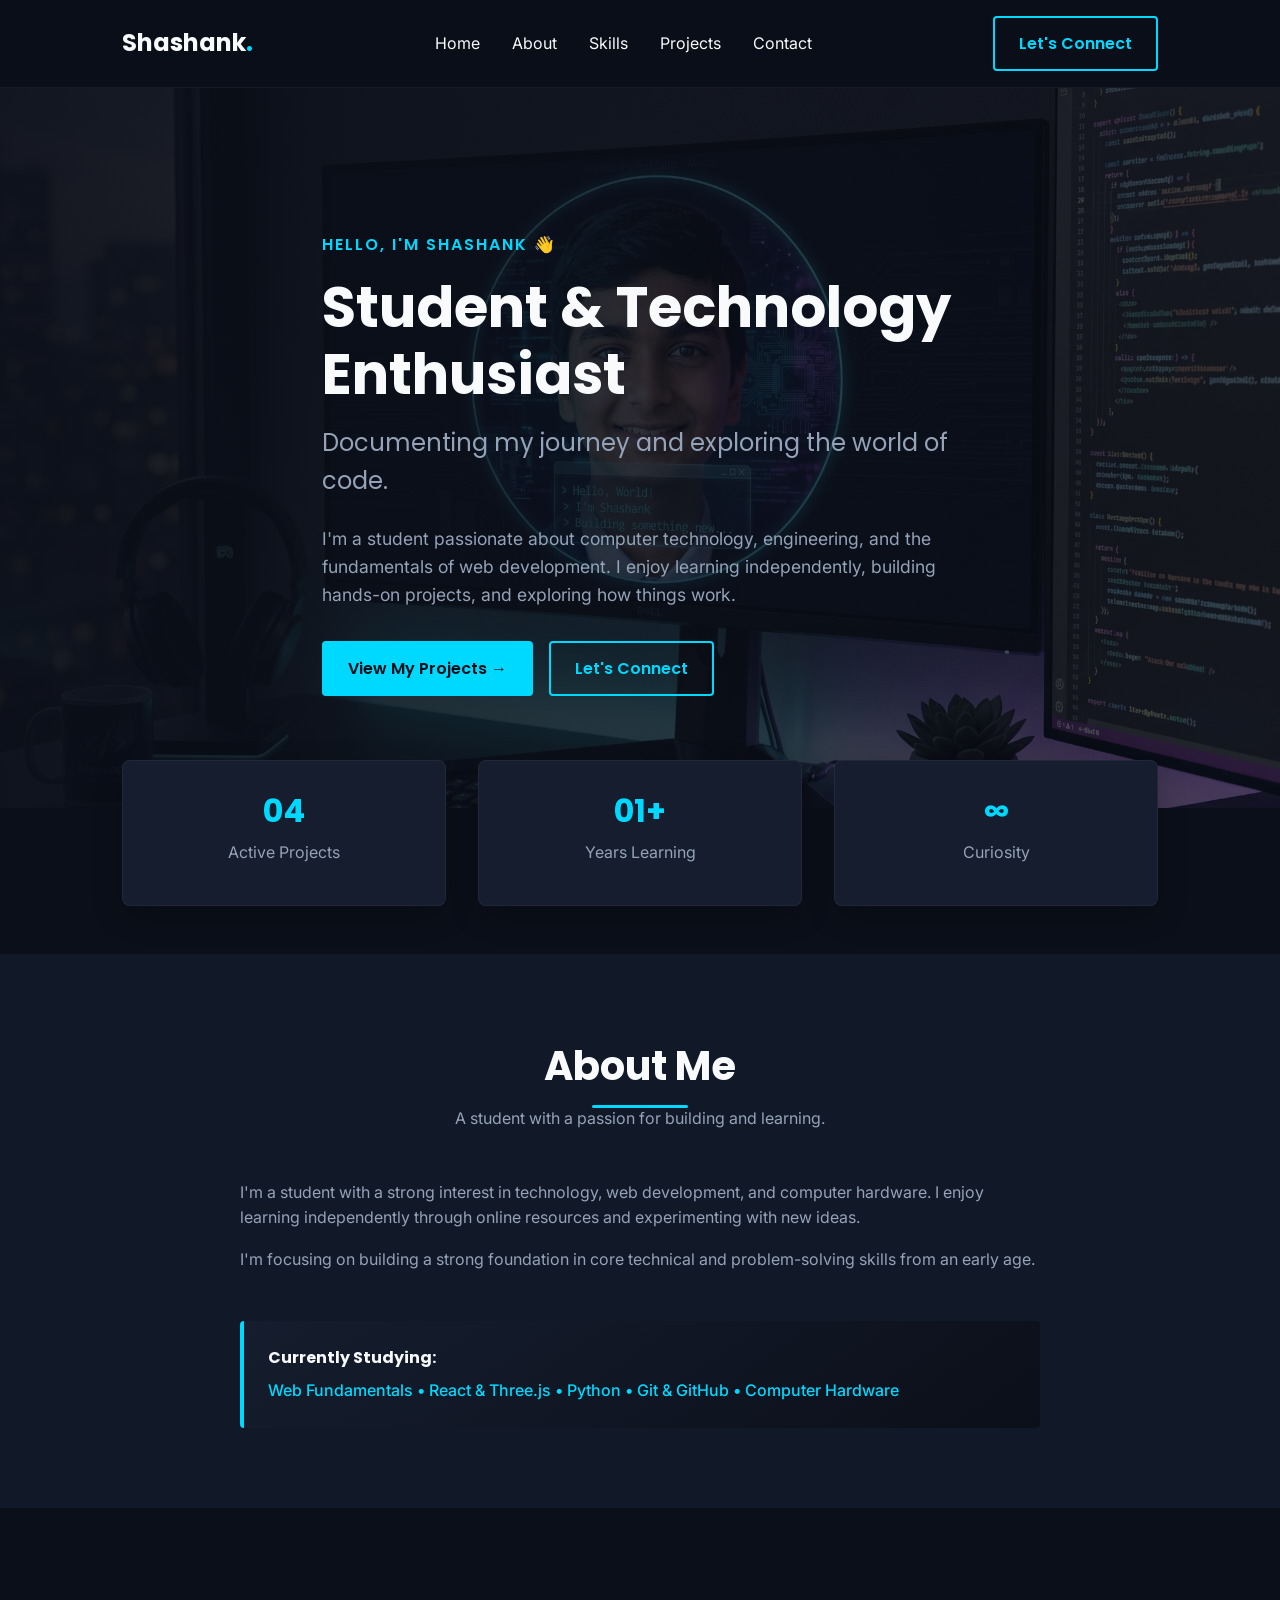
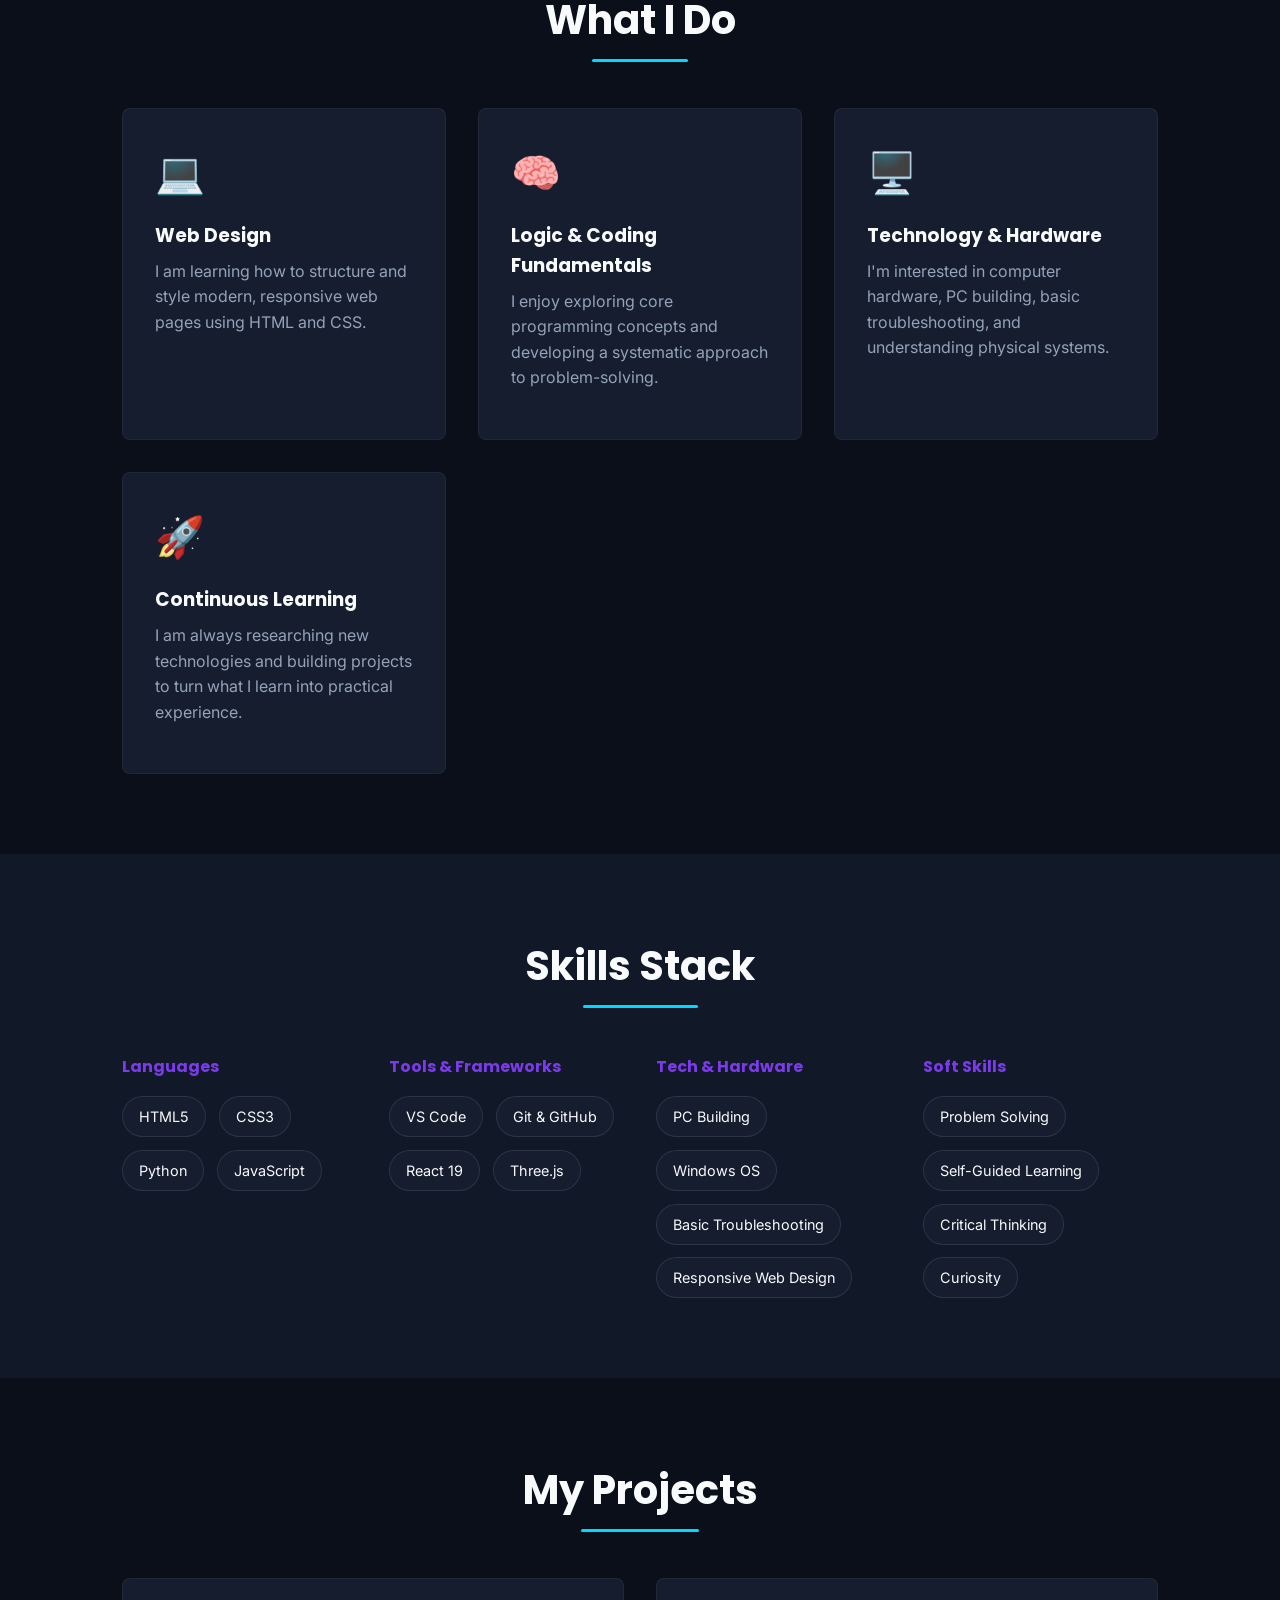
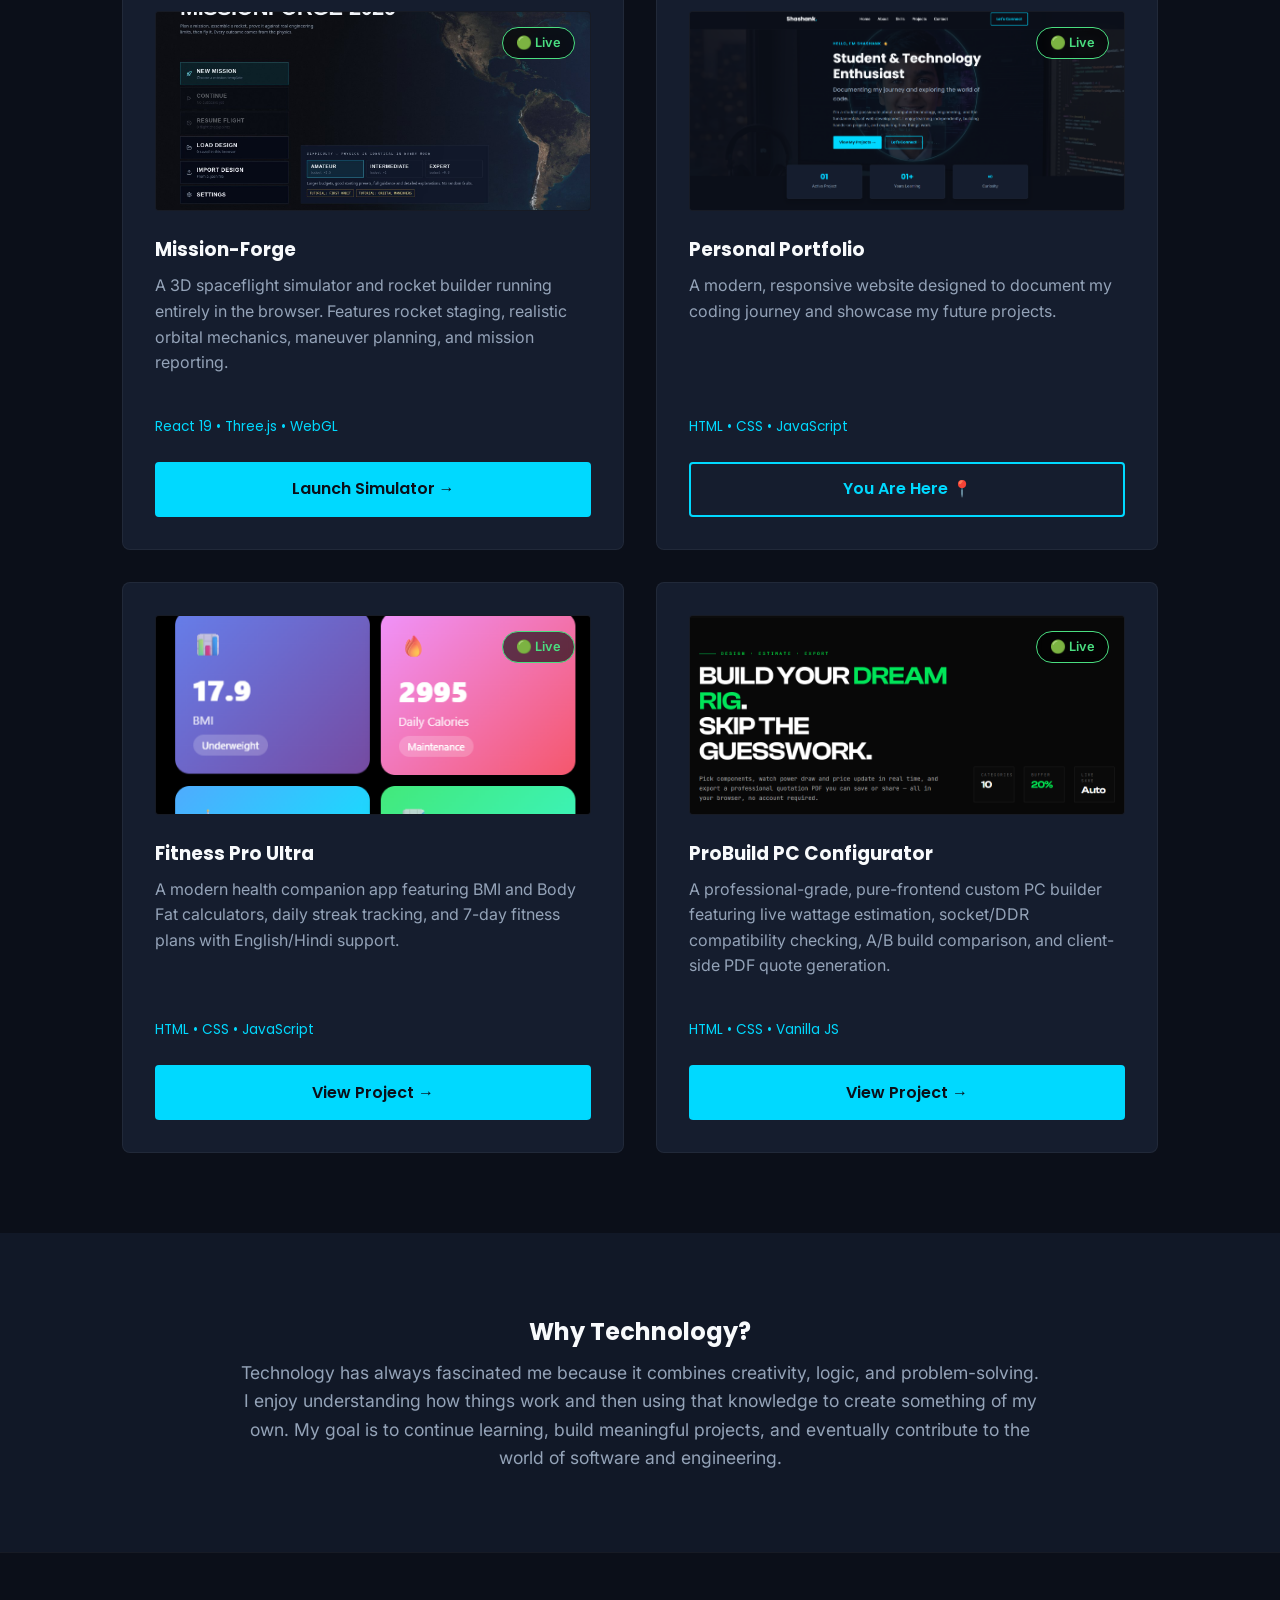
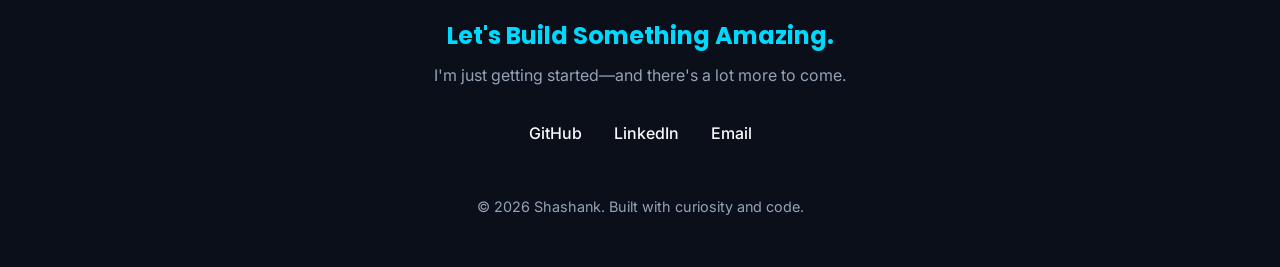
<file: index.html>
<!DOCTYPE html>
<html lang="en">
<head>
    
    <meta charset="UTF-8">
    <meta name="viewport" content="width=device-width, initial-scale=1.0">
    <title>Shashank's Portfolio</title>
    
    <link rel="stylesheet" href="style.css">
    <!-- Google Fonts -->
    <link rel="preconnect" href="https://fonts.googleapis.com">
    <link rel="preconnect" href="https://fonts.gstatic.com" crossorigin>
    <link href="https://fonts.googleapis.com/css2?family=Inter:wght@300;400;500;600&family=Poppins:wght@500;600;700&display=swap" rel="stylesheet">
</head>
<body>

    <!-- 1️⃣ Navigation Bar -->
    <nav class="navbar">
        <div class="nav-container">
            <a href="#home" class="logo">Shashank<span class="accent-dot">.</span></a>
            
            <ul class="nav-links">
                <li><a href="#home">Home</a></li>
                <li><a href="#about">About</a></li>
                <li><a href="#skills">Skills</a></li>
                <li><a href="#projects">Projects</a></li>
                <li><a href="#contact">Contact</a></li>
            </ul>
            
            <div class="nav-right">
                <a href="#contact" class="btn btn-outline nav-btn">Let's Connect</a>
                <!-- Hamburger Menu Button -->
                <button class="hamburger" aria-label="Toggle menu">
                    <span></span>
                    <span></span>
                    <span></span>
                </button>
            </div>
        </div>
    </nav>

    <!-- 2️⃣ Hero Section -->
    <header id="home" class="hero">
        <div class="hero-overlay"></div>
        <div class="hero-content container reveal">
            <p class="eyebrow">HELLO, I'M SHASHANK 👋</p>
            <h1>Student & Technology Enthusiast</h1>
            <h2>Documenting my journey and exploring the world of code.</h2>
            <p class="description">I'm a student passionate about computer technology, engineering, and the fundamentals of web development. I enjoy learning independently, building hands-on projects, and exploring how things work.</p>
            <div class="hero-buttons">
                <a href="#projects" class="btn btn-primary">View My Projects &rarr;</a>
                <a href="#contact" class="btn btn-outline">Let's Connect</a>
            </div>
        </div>
    </header>

    <!-- 3️⃣ Quick Stats Bar -->
    <section class="stats container reveal">
        <div class="stat-card">
            <h3>04</h3>
            <p>Active Projects</p>
        </div>
        <div class="stat-card">
            <h3>01+</h3>
            <p>Years Learning</p>
        </div>
        <div class="stat-card">
            <h3>&infin;</h3>
            <p>Curiosity</p>
        </div>
    </section>

    <!-- 4️⃣ About Me -->
    <section id="about" class="about section-alt reveal">
        <div class="container">
            <div class="section-header">
                <h2>About Me</h2>
                <p class="subheading">A student with a passion for building and learning.</p>
            </div>
            <div class="about-content">
                <div class="about-text">
                    <p>I'm a student with a strong interest in technology, web development, and computer hardware. I enjoy learning independently through online resources and experimenting with new ideas.</p>
                    <p>I'm focusing on building a strong foundation in core technical and problem-solving skills from an early age.</p>
                </div>
                <div class="highlight-box">
                    <h4>Currently Studying:</h4>
                    <p>Web Fundamentals &bull; React & Three.js &bull; Python &bull; Git & GitHub &bull; Computer Hardware</p>
                </div>
            </div>
        </div>
    </section>

    <!-- 5️⃣ What I Do -->
    <section id="what-i-do" class="what-i-do reveal">
        <div class="container">
            <div class="section-header">
                <h2>What I Do</h2>
            </div>
            <div class="grid-4">
                <div class="card">
                    <div class="icon"><span role="img" aria-label="Computer">💻</span></div>
                    <h3>Web Design</h3>
                    <p>I am learning how to structure and style modern, responsive web pages using HTML and CSS.</p>
                </div>
                <div class="card">
                    <div class="icon"><span role="img" aria-label="Brain">🧠</span></div>
                    <h3>Logic & Coding Fundamentals</h3>
                    <p>I enjoy exploring core programming concepts and developing a systematic approach to problem-solving.</p>
                </div>
                <div class="card">
                    <div class="icon"><span role="img" aria-label="Desktop">🖥️</span></div>
                    <h3>Technology & Hardware</h3>
                    <p>I'm interested in computer hardware, PC building, basic troubleshooting, and understanding physical systems.</p>
                </div>
                <div class="card">
                    <div class="icon"><span role="img" aria-label="Rocket">🚀</span></div>
                    <h3>Continuous Learning</h3>
                    <p>I am always researching new technologies and building projects to turn what I learn into practical experience.</p>
                </div>
            </div>
        </div>
    </section>

    <!-- 6️⃣ Skills Stack -->
    <section id="skills" class="skills section-alt reveal">
        <div class="container">
            <div class="section-header">
                <h2>Skills Stack</h2>
            </div>
            <div class="skills-wrapper">
                <div class="skill-category">
                    <h4>Languages</h4>
                    <div class="pill-container">
                        <span class="pill">HTML5</span>
                        <span class="pill">CSS3</span>
                        <span class="pill">Python</span> 
                        <span class="pill">JavaScript</span>
                    </div>
                </div>
                <div class="skill-category">
                    <h4>Tools & Frameworks</h4>
                    <div class="pill-container">
                        <span class="pill">VS Code</span>
                        <span class="pill">Git & GitHub</span>
                        <span class="pill">React 19</span>
                        <span class="pill">Three.js</span>
                    </div>
                </div>
                <div class="skill-category">
                    <h4>Tech & Hardware</h4>
                    <div class="pill-container">
                        <span class="pill">PC Building</span>
                        <span class="pill">Windows OS</span>
                        <span class="pill">Basic Troubleshooting</span>
                        <span class="pill">Responsive Web Design</span>
                    </div>
                </div>
                <div class="skill-category">
                    <h4>Soft Skills</h4>
                    <div class="pill-container">
                        <span class="pill">Problem Solving</span>
                        <span class="pill">Self-Guided Learning</span>
                        <span class="pill">Critical Thinking</span>
                        <span class="pill">Curiosity</span>
                    </div>
                </div>
            </div>
        </div>
    </section>

    <!-- 7️⃣ Project Roadmap -->
    <section id="projects" class="projects reveal">
        <div class="container">
            <div class="section-header">
                <h2>My Projects</h2>
            </div>
            
            <!-- Note: Using the same grid class, CSS Grid will automatically handle the 4th card to make a 2x2 grid -->
            <div class="grid-2">
                
                <!-- Project 1: Mission-Forge (NEW) -->
                <div class="card project-card">
                    <div class="project-image">
                        <img src="mission-forge-menu.jpg" alt="Screenshot of Mission-Forge 3D Space Flight Simulator">
                    </div>
                    <div class="status-badge live">🟢 Live</div>
                    <h3>Mission-Forge</h3>
                    <p>A 3D spaceflight simulator and rocket builder running entirely in the browser. Features rocket staging, realistic orbital mechanics, maneuver planning, and mission reporting.</p>
                    <div class="tech-stack" style="margin-top: auto; padding-bottom: 1.5rem;">React 19 &bull; Three.js &bull; WebGL</div>
                    <a href="https://mission-forge.pandeyshashankai.workers.dev/" target="_blank" rel="noopener noreferrer" class="btn btn-primary" style="display: block; text-align: center;">Launch Simulator &rarr;</a>
                </div>

                <!-- Project 2: Personal Portfolio -->
                <div class="card project-card">
                    <div class="project-image">
                        <img src="project1.png" alt="Screenshot of Personal Portfolio Homepage">
                    </div>
                    <div class="status-badge live">🟢 Live</div>
                    <h3>Personal Portfolio</h3>
                    <p>A modern, responsive website designed to document my coding journey and showcase my future projects.</p>
                    <div class="tech-stack" style="margin-top: auto; padding-bottom: 1.5rem;">HTML &bull; CSS &bull; JavaScript</div>
                    <a href="#home" class="btn btn-outline" style="display: block; text-align: center;">You Are Here 📍</a>
                </div>

                <!-- Project 3: Fitness Pro Ultra -->
                <div class="card project-card">
                    <div class="project-image">
                         <img src="fitness-screenshot.png" alt="Screenshot of Fitness Pro Ultra">
                    </div>
                    <div class="status-badge live">🟢 Live</div>
                    <h3>Fitness Pro Ultra</h3>
                    <p>A modern health companion app featuring BMI and Body Fat calculators, daily streak tracking, and 7-day fitness plans with English/Hindi support.</p>
                    <div class="tech-stack" style="margin-top: auto; padding-bottom: 1.5rem;">HTML &bull; CSS &bull; JavaScript</div>
                    <a href="https://pandeyshashankai.github.io/fitness-pro-ultra/" target="_blank" rel="noopener noreferrer" class="btn btn-primary" style="display: block; text-align: center;">View Project &rarr;</a>
                </div>

                <!-- Project 4: ProBuild Custom PC Configurator -->
                <div class="card project-card">
                    <div class="project-image">
                         <img src="project2.png" alt="Screenshot of ProBuild Custom PC Configurator">
                    </div>
                    <div class="status-badge live">🟢 Live</div>
                    <h3>ProBuild PC Configurator</h3>
                    <p>A professional-grade, pure-frontend custom PC builder featuring live wattage estimation, socket/DDR compatibility checking, A/B build comparison, and client-side PDF quote generation.</p>
                    <div class="tech-stack" style="margin-top: auto; padding-bottom: 1.5rem;">HTML &bull; CSS &bull; Vanilla JS</div>
                    <a href="https://pandeyshashankai.github.io/probuild/" target="_blank" rel="noopener noreferrer" class="btn btn-primary" style="display: block; text-align: center;">View Project &rarr;</a>
                </div>

            </div>
        </div>
    </section>

    <!-- 8️⃣ Why Technology? -->
    <section id="why-tech" class="why-tech section-alt reveal">
        <div class="container text-center">
            <h2>Why Technology?</h2>
            <p class="max-w-text">Technology has always fascinated me because it combines creativity, logic, and problem-solving. I enjoy understanding how things work and then using that knowledge to create something of my own. My goal is to continue learning, build meaningful projects, and eventually contribute to the world of software and engineering.</p>
        </div>
    </section>

    <!-- 9️⃣ Footer / Contact -->
    <footer id="contact" class="footer reveal">
        <div class="container text-center">
            <h2>Let's Build Something Amazing.</h2>
            <p>I'm just getting started—and there's a lot more to come.</p>
            
            <div class="social-links">
                <a href="https://github.com/pandeyshashankai" target="_blank" rel="noopener noreferrer">GitHub</a>
                <a href="https://www.linkedin.com/in/shashank-pandey-609750424" target="_blank" rel="noopener noreferrer">LinkedIn</a>
                <a href="mailto:pandeyshashankai@gmail.com">Email</a>
            </div>
            
            <div class="copyright">
                <p>&copy; 2026 Shashank. Built with curiosity and code.</p>
            </div>
        </div>
    </footer>

    <!-- JavaScript for Interactions -->
    <script>
        // 1. Mobile Hamburger Menu Toggle
        const hamburger = document.querySelector('.hamburger');
        const navLinks = document.querySelector('.nav-links');
        const navLinksItems = document.querySelectorAll('.nav-links a');

        hamburger.addEventListener('click', () => {
            hamburger.classList.toggle('active');
            navLinks.classList.toggle('active');
        });

        // Close mobile menu when a link is clicked
        navLinksItems.forEach(item => {
            item.addEventListener('click', () => {
                hamburger.classList.remove('active');
                navLinks.classList.remove('active');
            });
        });

        // 2. Scroll Reveal Animations (Intersection Observer)
        const reveals = document.querySelectorAll('.reveal');
        
        const revealOptions = {
            threshold: 0.15,
            rootMargin: "0px 0px -50px 0px" 
        };

        const revealOnScroll = new IntersectionObserver(function(entries, observer) {
            entries.forEach(entry => {
                if (!entry.isIntersecting) {
                    return;
                } else {
                    entry.target.classList.add('active');
                    observer.unobserve(entry.target);
                }
            });
        }, revealOptions);

        reveals.forEach(reveal => {
            revealOnScroll.observe(reveal);
        });
    </script>
</body>
</html>
</file>
<file: style.css>
/* 🎨 1. Global Design System (CSS Variables) */
:root {
    --bg-primary: #0B0F19;
    --bg-secondary: #111827;
    --surface: #151D2E;
    --accent-primary: #00D9FF;
    --accent-secondary: #7C3AED;
    --text-main: #F8FAFC;
    --text-secondary: #94A3B8;
    
    --font-heading: 'Poppins', sans-serif;
    --font-body: 'Inter', sans-serif;
}

/* Base Styles & Reset */
* {
    margin: 0;
    padding: 0;
    box-sizing: border-box;
    scroll-behavior: smooth;
}

body {
    background-color: var(--bg-primary);
    color: var(--text-main);
    font-family: var(--font-body);
    line-height: 1.6;
    overflow-x: hidden;
}

h1, h2, h3, h4, h5, h6 {
    font-family: var(--font-heading);
    color: var(--text-main);
    margin-bottom: 0.5rem;
}

p {
    color: var(--text-secondary);
    margin-bottom: 1rem;
}

a {
    text-decoration: none;
    color: var(--text-main);
    transition: color 0.3s ease;
}

.container {
    max-width: 1100px;
    margin: 0 auto;
    padding: 0 2rem;
}

section {
    padding: 5rem 0;
}

.section-alt {
    background-color: var(--bg-secondary);
}

.section-header {
    text-align: center;
    margin-bottom: 3rem;
}

.section-header h2 {
    font-size: 2.5rem;
    position: relative;
    display: inline-block;
}

.section-header h2::after {
    content: '';
    position: absolute;
    width: 50%;
    height: 3px;
    background: var(--accent-primary);
    bottom: -10px;
    left: 25%;
    border-radius: 2px;
}

.text-center {
    text-align: center;
}

.max-w-text {
    max-width: 800px;
    margin: 0 auto;
    font-size: 1.1rem;
}

/* Animations (Scroll Reveal) */
.reveal {
    opacity: 0;
    transform: translateY(40px);
    transition: all 0.8s cubic-bezier(0.5, 0, 0, 1);
}

.reveal.active {
    opacity: 1;
    transform: translateY(0);
}

/* Buttons */
.btn {
    display: inline-block;
    padding: 0.8rem 1.5rem;
    border-radius: 4px;
    font-family: var(--font-heading);
    font-weight: 600;
    cursor: pointer;
    transition: all 0.3s ease;
}

.btn-primary {
    background-color: var(--accent-primary);
    color: var(--bg-primary);
    border: 2px solid var(--accent-primary);
}

.btn-primary:hover {
    background-color: transparent;
    color: var(--accent-primary);
    box-shadow: 0 0 15px rgba(0, 217, 255, 0.4);
}

.btn-outline {
    background-color: transparent;
    color: var(--accent-primary);
    border: 2px solid var(--accent-primary);
}

.btn-outline:hover {
    background-color: var(--accent-primary);
    color: var(--bg-primary);
    box-shadow: 0 0 15px rgba(0, 217, 255, 0.4);
}

/* 1️⃣ Navigation Bar */
.navbar {
    position: sticky;
    top: 0;
    background-color: rgba(11, 15, 25, 0.95);
    backdrop-filter: blur(10px);
    border-bottom: 1px solid rgba(255, 255, 255, 0.05);
    z-index: 1000;
    padding: 1rem 0;
}

.nav-container {
    max-width: 1100px;
    margin: 0 auto;
    padding: 0 2rem;
    display: flex;
    justify-content: space-between;
    align-items: center;
}

.logo {
    font-family: var(--font-heading);
    font-size: 1.5rem;
    font-weight: 700;
    z-index: 1001;
}

.accent-dot {
    color: var(--accent-primary);
}

.nav-links {
    list-style: none;
    display: flex;
    gap: 2rem;
}

.nav-links a:hover {
    color: var(--accent-primary);
}

.nav-right {
    display: flex;
    align-items: center;
    gap: 1.5rem;
}

/* Hamburger Icon */
.hamburger {
    display: none;
    flex-direction: column;
    gap: 5px;
    background: none;
    border: none;
    cursor: pointer;
    z-index: 1001;
}

.hamburger span {
    display: block;
    width: 25px;
    height: 3px;
    background-color: var(--text-main);
    border-radius: 2px;
    transition: all 0.3s ease-in-out;
}

.hamburger.active span:nth-child(1) {
    transform: translateY(8px) rotate(45deg);
}

.hamburger.active span:nth-child(2) {
    opacity: 0;
}

.hamburger.active span:nth-child(3) {
    transform: translateY(-8px) rotate(-45deg);
}

/* 2️⃣ Hero Section */
.hero {
    position: relative;
    padding: 8rem 0 6rem 0;
    background-image: url('Gemini_Generated_Image_9p1e469p1e469p1e.png');
    background-size: cover;
    background-position: center;
    background-attachment: fixed;
    min-height: 80vh;
    display: flex;
    align-items: center;
}

.hero-overlay {
    position: absolute;
    top: 0;
    left: 0;
    width: 100%;
    height: 100%;
    background: linear-gradient(to right, rgba(11, 15, 25, 0.95) 0%, rgba(11, 15, 25, 0.7) 100%);
    z-index: 1;
}

.hero-content {
    position: relative;
    z-index: 2;
    max-width: 700px;
}

.eyebrow {
    color: var(--accent-primary);
    font-family: var(--font-heading);
    font-weight: 600;
    letter-spacing: 2px;
    margin-bottom: 1rem;
}

.hero h1 {
    font-size: 3.5rem;
    line-height: 1.2;
    margin-bottom: 1rem;
}

.hero h2 {
    font-size: 1.5rem;
    color: var(--text-secondary);
    font-weight: 400;
    margin-bottom: 1.5rem;
}

.hero .description {
    font-size: 1.1rem;
    margin-bottom: 2rem;
}

.hero-buttons {
    display: flex;
    gap: 1rem;
}

/* 3️⃣ Quick Stats Bar */
.stats {
    display: grid;
    grid-template-columns: repeat(3, 1fr);
    gap: 2rem;
    margin-top: -3rem;
    position: relative;
    z-index: 10;
    padding-bottom: 3rem;
}

.stat-card {
    background-color: var(--surface);
    padding: 1.5rem;
    border-radius: 8px;
    text-align: center;
    border: 1px solid rgba(255, 255, 255, 0.05);
    box-shadow: 0 10px 30px rgba(0, 0, 0, 0.2);
}

.stat-card h3 {
    font-size: 2rem;
    color: var(--accent-primary);
    margin-bottom: 0.2rem;
}

/* 4️⃣ About Me */
.about-content {
    display: flex;
    flex-direction: column;
    gap: 2rem;
    max-width: 800px;
    margin: 0 auto;
}

.highlight-box {
    background: linear-gradient(145deg, var(--surface) 0%, var(--bg-primary) 100%);
    border-left: 4px solid var(--accent-primary);
    padding: 1.5rem;
    border-radius: 4px;
}

.highlight-box h4 {
    color: var(--text-main);
    margin-bottom: 0.5rem;
}

.highlight-box p {
    color: var(--accent-primary);
    font-weight: 500;
    margin-bottom: 0;
}

/* 5️⃣ What I Do (Grid Layout) */
.grid-4 {
    display: grid;
    grid-template-columns: repeat(auto-fit, minmax(240px, 1fr));
    gap: 2rem;
}

.card {
    background-color: var(--surface);
    padding: 2rem;
    border-radius: 8px;
    transition: transform 0.3s ease, border-color 0.3s ease;
    border: 1px solid rgba(255, 255, 255, 0.05);
}

.card:hover {
    transform: translateY(-5px);
    border-color: var(--accent-primary);
}

.card .icon {
    font-size: 2.5rem;
    margin-bottom: 1rem;
}

/* 6️⃣ Skills Stack */
.skills-wrapper {
    display: grid;
    grid-template-columns: repeat(auto-fit, minmax(200px, 1fr));
    gap: 2rem;
}

.skill-category h4 {
    margin-bottom: 1rem;
    color: var(--accent-secondary);
}

.pill-container {
    display: flex;
    flex-wrap: wrap;
    gap: 0.8rem;
}

.pill {
    background-color: var(--surface);
    padding: 0.5rem 1rem;
    border-radius: 50px;
    font-size: 0.9rem;
    border: 1px solid rgba(255, 255, 255, 0.1);
    transition: all 0.3s ease;
}

.pill:hover {
    border-color: var(--accent-primary);
    color: var(--accent-primary);
    box-shadow: 0 0 10px rgba(0, 217, 255, 0.2);
}

/* 7️⃣ Project Roadmap */
.grid-2 {
    display: grid;
    grid-template-columns: repeat(auto-fit, minmax(350px, 1fr));
    gap: 2rem;
}

.project-card {
    position: relative;
    display: flex;
    flex-direction: column;
}

.project-image {
    width: 100%;
    height: 200px;
    background-color: var(--bg-primary);
    border-radius: 4px;
    overflow: hidden;
    margin-bottom: 1.5rem;
    display: flex;
    align-items: center;
    justify-content: center;
    border: 1px solid rgba(255, 255, 255, 0.05);
}

.project-image img {
    width: 100%;
    height: 100%;
    object-fit: cover;
}

.status-badge {
    position: absolute;
    top: 3rem;
    right: 3rem;
    font-size: 0.8rem;
    padding: 0.3rem 0.8rem;
    border-radius: 50px;
    background: rgba(0, 0, 0, 0.6);
    backdrop-filter: blur(4px);
    font-weight: 600;
}

.status-badge.live {
    color: #4ade80;
    border: 1px solid #4ade80;
}

.status-badge.planning {
    color: #facc15;
    border: 1px solid #facc15;
}

.tech-stack {
    margin-top: auto;
    padding-top: 1.5rem;
    font-size: 0.85rem;
    color: var(--accent-primary);
    font-family: var(--font-heading);
}

/* 9️⃣ Footer */
.footer {
    background-color: var(--bg-primary);
    padding: 4rem 0 2rem;
    border-top: 1px solid rgba(255, 255, 255, 0.05);
}

.footer h2 {
    color: var(--accent-primary);
}

.social-links {
    display: flex;
    justify-content: center;
    gap: 2rem;
    margin: 2rem 0;
}

.social-links a {
    font-weight: 500;
    border-bottom: 1px solid transparent;
}

.social-links a:hover {
    color: var(--accent-primary);
    border-bottom: 1px solid var(--accent-primary);
}

.copyright {
    margin-top: 3rem;
    font-size: 0.9rem;
    color: var(--text-secondary);
}

/* Responsive Design */
@media (max-width: 768px) {
    /* Navbar updates for mobile */
    .hamburger {
        display: flex; 
    }
    
    .nav-links {
        display: none; 
        flex-direction: column;
        position: absolute;
        top: 100%;
        left: 0;
        width: 100%;
        background-color: var(--bg-primary);
        padding: 2rem 0;
        text-align: center;
        border-bottom: 1px solid rgba(255, 255, 255, 0.05);
        box-shadow: 0 10px 10px rgba(0,0,0,0.3);
    }
    
    .nav-links.active {
        display: flex;
    }
    
    .nav-btn {
        display: none; /* Hide the connect button on very small screens to clear space */
    }

    /* Hero adjustments */
    .hero {
        background-position: 70% center; /* Shifts the focus of the avatar */
    }
    
    .hero-overlay {
        background: linear-gradient(to right, rgba(11, 15, 25, 0.98) 0%, rgba(11, 15, 25, 0.8) 100%);
    }

    .hero h1 {
        font-size: 2.5rem;
    }
    
    .stats {
        grid-template-columns: 1fr;
        gap: 1rem;
        margin-top: 2rem;
        padding-top: 0;
    }
    
    .hero-buttons {
        flex-direction: column;
    }
    
    .grid-4, .grid-2, .skills-wrapper {
        grid-template-columns: 1fr;
    }

    .status-badge {
        top: 2.5rem;
        right: 2.5rem;
    }
}
</file>
